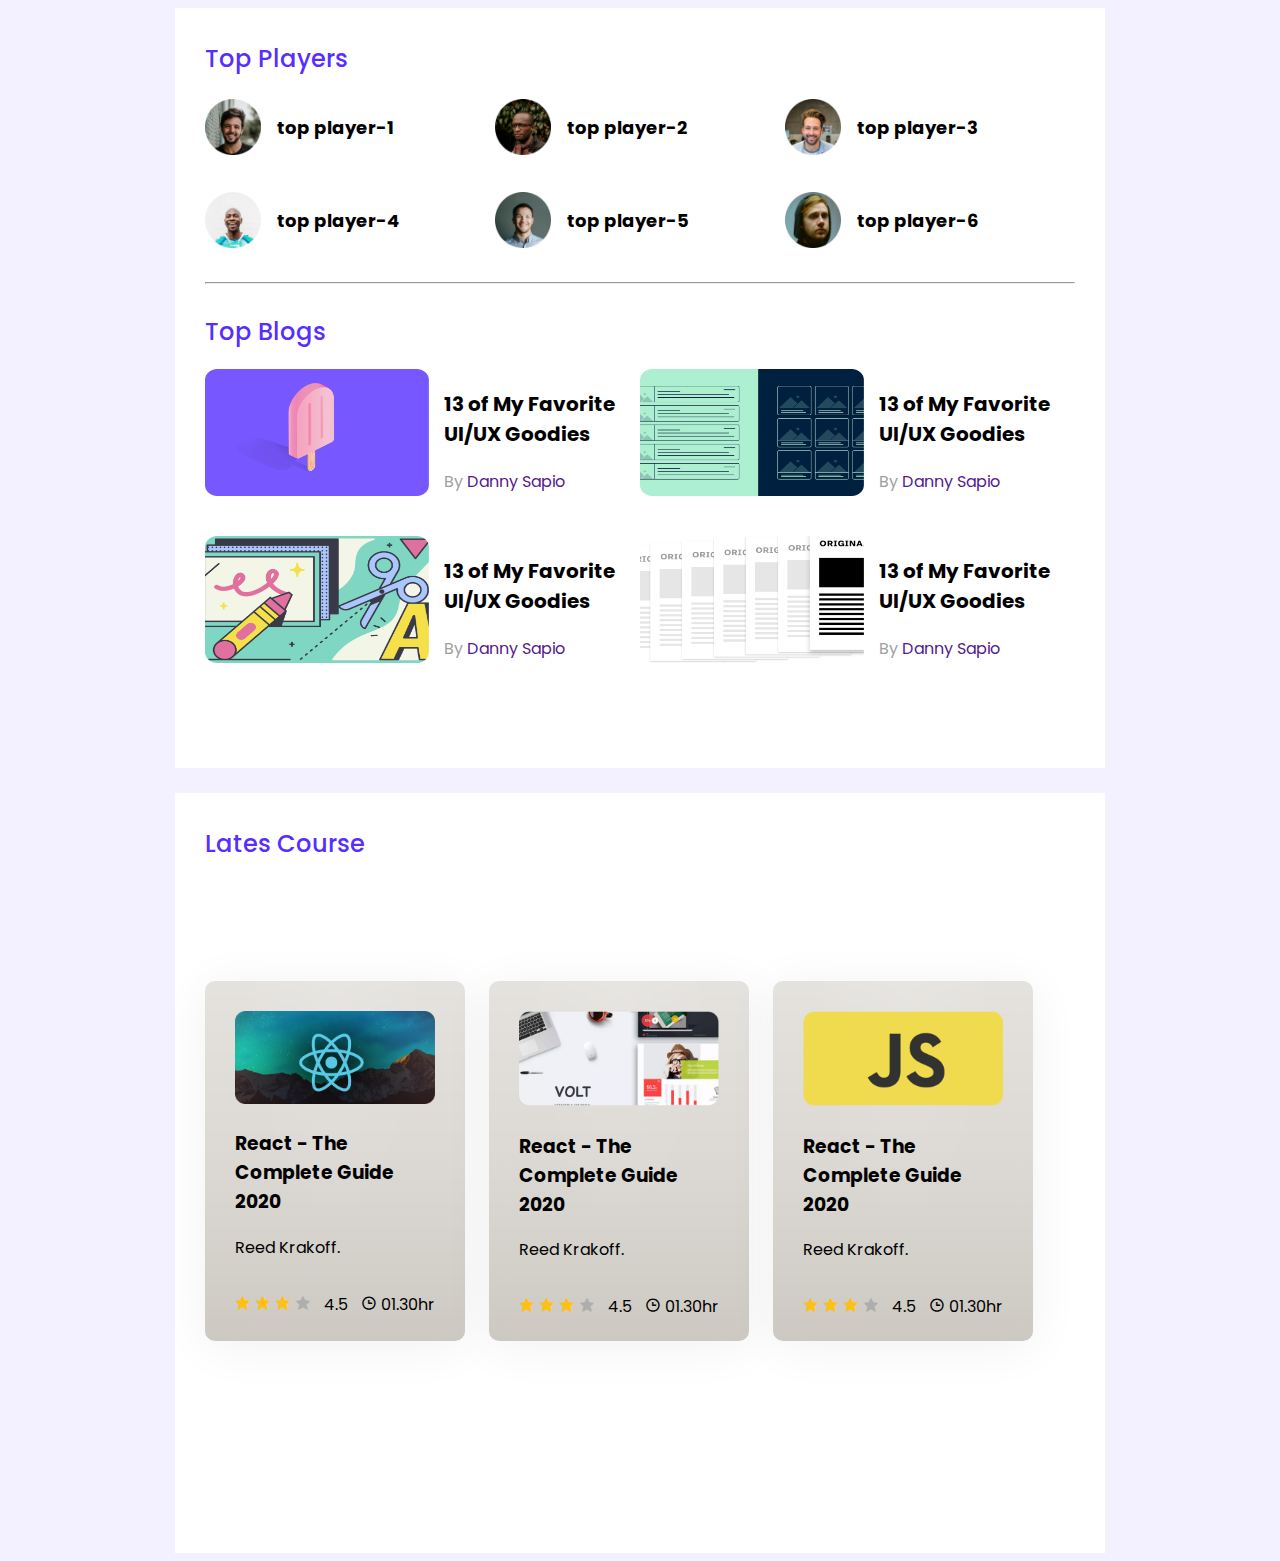
<file: index.html>
<!DOCTYPE html>
<html lang="en">
<head>
    <meta charset="UTF-8">
    <meta name="viewport" content="width=device-width, initial-scale=1.0">
    <title>Leader Board</title>
    <!-- ..font  -->
    <link href='https://unpkg.com/boxicons@2.1.4/css/boxicons.min.css' rel='stylesheet'>
    <!--  -->
    <link rel="stylesheet" href="styles.css">
</head>
<body>
    <!-- !.......header start -->
    <header>




    </header>
    <!-- .........header end -->
    <main>
        <!-- top players and top    blogs.. -->
     <section class="container">
   <div class="top-players ">
          <h2 class="section-title">Top Players</h2>
    <div class="players">

   <!-- .player*6>img[src="images/players/player-$.png"]+h3{top player-$} -->
   <div class="player">
    <img src="images/players/player-1.png" alt="">
    <h3 class="player-name">top player-1</h3>
   </div>
   <div class="player">
    <img src="images/players/player-2.png" alt="">
    <h3 class="player-name" class="player-name">top player-2</h3>
   </div>
   <div class="player">
    <img src="images/players/player-3.png" alt="">
    <h3 class="player-name">top player-3</h3>
   </div>
   <div class="player">
    <img src="images/players/player-4.png" alt="">
    <h3 class="player-name">top player-4</h3>
   </div>
   <div class="player">
    <img src="images/players/player-5.png" alt="">
    <h3 class="player-name">top player-5</h3>
   </div>
   <div class="player">
    <img src="images/players/player-6.png" alt="">
    <h3 class="player-name">top player-6</h3>
   </div>


    </div>

   </div>
   <hr>
   <div class="top-blogs">
    <h2 class="section-title">Top Blogs</h2>
    <div class="blogs">
      <articale class="blog">
        <div class="thumbnail">
          <img src="images/blogs/blog-1.png" alt="">



        </div>
        <div class="blog-info">
          <h3 class="blog-title">13 of My Favorite
            UI/UX Goodies</h3>
            <p class="blog-author">By <a href=""> Danny Sapio</a></p>

        </div>


      </articale>
      <articale class="blog">
        <div class="thumbnail">
          <img src="images/blogs/blog-2.png" alt="">



        </div>
        <div class="blog-info">
          <h3 class="blog-title">13 of My Favorite
            UI/UX Goodies</h3>
            <p class="blog-author">By <a href=""> Danny Sapio</a></p>

        </div>


      </articale>
      <articale class="blog">
        <div class="thumbnail">
          <img src="images/blogs/blog-3.png" alt="">



        </div>
        <div class="blog-info">
          <h3 class="blog-title">13 of My Favorite
            UI/UX Goodies</h3>
            <p class="blog-author">By <a href=""> Danny Sapio</a></p>

        </div>


      </articale>
      <articale class="blog">
        <div class="thumbnail">
          <img src="images/blogs/blog-4.png" alt="">



        </div>
        <div class="blog-info">
          <h3 class="blog-title">13 of My Favorite
            UI/UX Goodies</h3>
            <p class="blog-author">By <a href=""> Danny Sapio</a></p>

        </div>


      </articale>
    </div>

   </div>

     </section>
     <br>
<!-- ........latest course//////// -->
 <section class="container"> 
   <h2 class="section-title">Lates Course</h2>
   <div class="courses">
    <section class="box-shadow">
  <div class="course">

    <div class="course-banner">
      <img src="images/courses/course-1.png" alt="">


    </div>
    <div class="course-detail">
      <h3 class="course-title">React - The Complete Guide 2020</h3>
      <p class="course-author">Reed Krakoff.</p>
      <div class="course-info">
        <div>
          <i class='bx bxs-star filled' ></i>
          <i class='bx bxs-star filled' ></i>
          <i class='bx bxs-star filled' ></i>
          <i class='bx bxs-star empty' ></i>
         
        </div>
        <p>4.5</p>
        <div class="course-duration">
          <i class='bx bx-time'></i>
          01.30hr
        </div>
      </div>
    </div>
  </div>
</section>
<section class="box-shadow">
  <div class="course">

    <div class="course-banner">
      <img src="images/courses/course-2.png" alt="">


    </div>
    <div class="course-detail">
      <h3 class="course-title">React - The Complete Guide 2020</h3>
      <p class="course-author">Reed Krakoff.</p>
      <div class="course-info">
        <div>
          <i class='bx bxs-star filled' ></i>
          <i class='bx bxs-star filled' ></i>
          <i class='bx bxs-star filled' ></i>
          <i class='bx bxs-star empty' ></i>
         
        </div>
        <p>4.5</p>
        <div class="course-duration">
          <i class='bx bx-time'></i>
          01.30hr
        </div>
      </div>
    </div>
  </div>
</section>
<section class="box-shadow">
  <div class="course">

    <div class="course-banner">
      <img src="images/courses/course-3.png" alt="">


    </div>
    <div class="course-detail">
      <h3 class="course-title">React - The Complete Guide 2020</h3>
      <p class="course-author">Reed Krakoff.</p>
      <div class="course-info">
        <div>
          <i class='bx bxs-star filled' ></i>
          <i class='bx bxs-star filled' ></i>
          <i class='bx bxs-star filled' ></i>
          <i class='bx bxs-star empty' ></i>
         
        </div>
        <p>4.5</p>
        <div class="course-duration">
          <i class='bx bx-time'></i>
          01.30hr
        </div>
      </div>
    </div>
  </div>
</section>
</div>


 </section>
 


    
    

   

    


    </main>
    
</body>
</html>
</file>
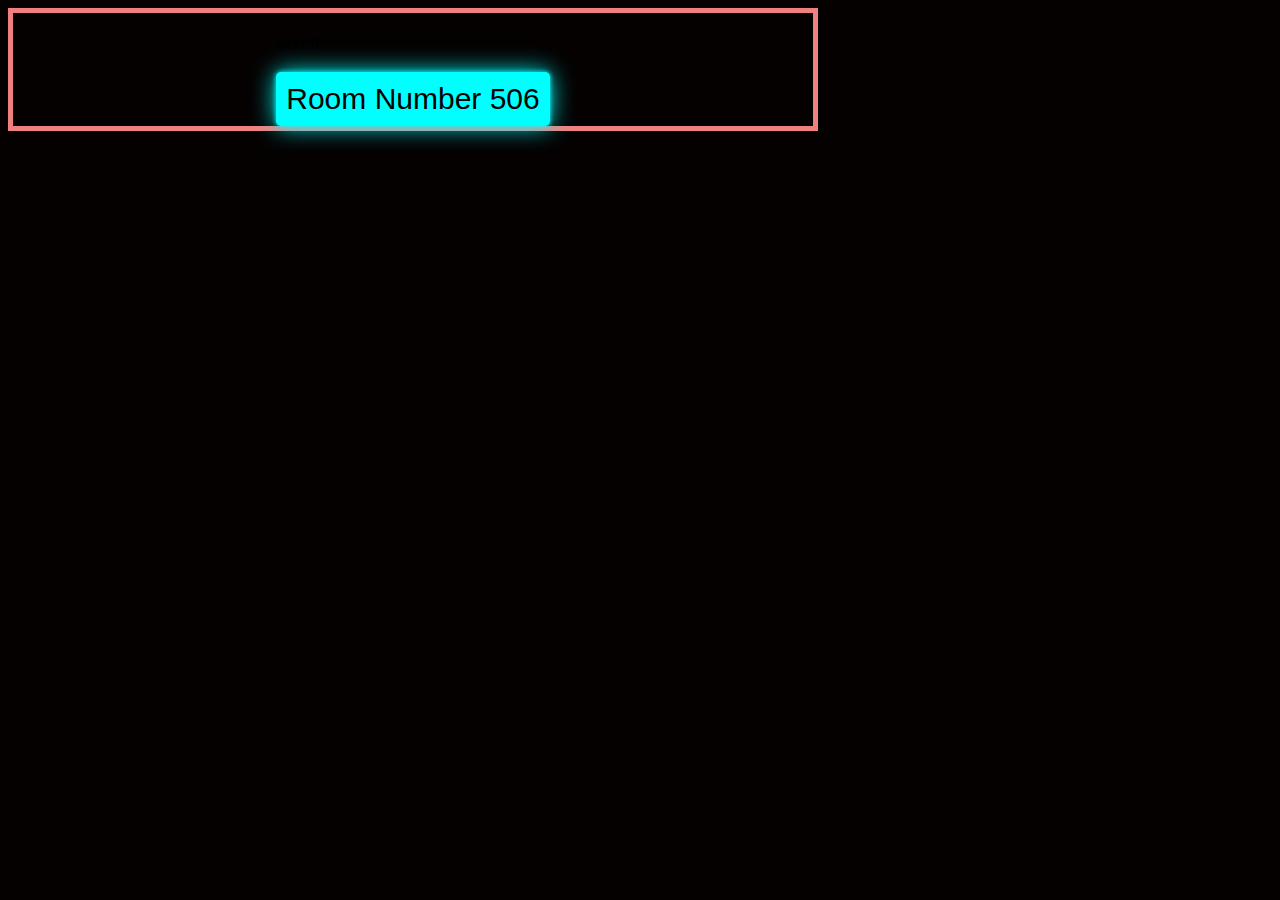
<file: gllowing.html>
<!DOCTYPE html>
<html lang="en">
<head>
    <meta charset="UTF-8">
    <meta name="viewport" content="width=device-width, initial-scale=1.0">
    <title>Document</title>
    
    <style>

 body{

   
    background-color: rgb(5, 1, 1);
            max-width: 800px;
            border: 5px solid lightcoral;
            align-items: center;
           justify-content: center;
           display: flex;
           
 }
 .main{
 
 

 }
 .container{
 


 

 }
   button{
   box-shadow: 0 0 5px cyan, 0 0 25px cyan;
   padding: 10px 10px;
   border-radius: 5px;
   border: 0;
   background-color: aqua;
   font-size: 30px;
   font-family: Verdana, Geneva, Tahoma, sans-serif;
  
  


   }
   button:hover{
   box-shadow: 0 0 5px cyan, 0 0 25px cyan, 0 0 50px cyan, 0 0 100px cyan,0 0 200px cyan;


   }
  


    </style>
<body class="main">

   
<div class="container">

   <h3>serial</h3>
   <button>Room Number 506</button>
</div>
   
 
    
</body>
</html>
</file>
<file: styles.css>
/* fonts */

@import url('https://fonts.googleapis.com/css2?family=Open+Sans:wght@400;800&family=Poppins:ital,wght@0,800;1,800&display=swap');

/* common style */
body{

    font-family: 'Open Sans', sans-serif;
    font-family: 'Poppins', sans-serif;
    background: #F3F1FF;
}

main{
    display: flex;
    flex-direction: column;
    justify-content: center; 
    align-items: center;
}
.container{
    background:#FFFFFF;
    width: 870px;
    height: 700px;
    padding: 30px;


}
hr{

    background: #D1D1D1;
    margin-bottom: 30px;
}


/* top player styles */

.top-players{

   margin-bottom: 30px;
}
.section-title{
    color: #562EFF;
    font-family: Poppins;
    font-size: 24px;
    font-style: normal;
    font-weight: 500;
    line-height: normal;
    margin-top: 3px;

}

.players{
display: grid;

grid-template-columns:repeat(3,1fr) ;
grid-row-gap:30px;

/* grid-template-columns:repeat(1fe, 1fe ,1fr) ; */

}
.player{
   display: flex;
   align-items: center;
 
}

.players img{

    width: 56px;
    height: 56px;


}
.player-name{
   margin-left: 16px;
   font-size: 18px;




}
/* /* ///////////////////////////////////////
top blogs  styles* *
/* / */
.blogs{

    display: grid;
    grid-template-columns: repeat(2,1fr);
    grid-row-gap: 26px;
}

.blog{

    display: flex;
}
.thumbnail img{

    width: 224px;
    height: 127px;
}

.blog-info{

  margin-left: 15px;
}
.blog-title{
    font-size: 20px;
    color: #000;
}
.blog-author{

     color: #9F9F9F;
     font-size: 16px;
}
.blog-author a{

    text-decoration: none;
}
/* /////////////////////////////////////////////////////// */
  
                 /* Latest- course */ 

/* /////////////////////////////////////////////////////// */

.box-shadow{
  
   width: 200px;
   height: 300px;
   border-radius: 10px;
   border: 0;
   margin-top: 100px;
   margin-bottom: 20px;
   padding: 30px;
   box-shadow: 0px 6px 50px 0px rgba(0, 0, 0, 0.06);
   background-color: #DCD9D4;
   background-image: linear-gradient(to bottom, rgba(255,255,255,0.50) 0%, rgba(0,0,0,0.50) 100%), radial-gradient(at 50% 0%, rgba(255,255,255,0.10) 0%, rgba(0,0,0,0.50) 50%);
   background-blend-mode: soft-light,screen;;
 
  
 
   
  


}
.courses{
   display: grid;
   grid-template-columns: repeat(3,1fr);
   grid-column-gap:24px;
   width: 400px;
   height: 300px;
  
 
  

}

.course .course-banner img{

    width:100%;
   margin-right: 50px;
   
}
.course-info{

    display: flex;
    align-items: center;
    justify-content: space-between;
    
}
.bxs-star.filled{
   color:#FFC014 ; 
}

.bxs-star.empty{
 color: #AEAEAE;
}
</file>
